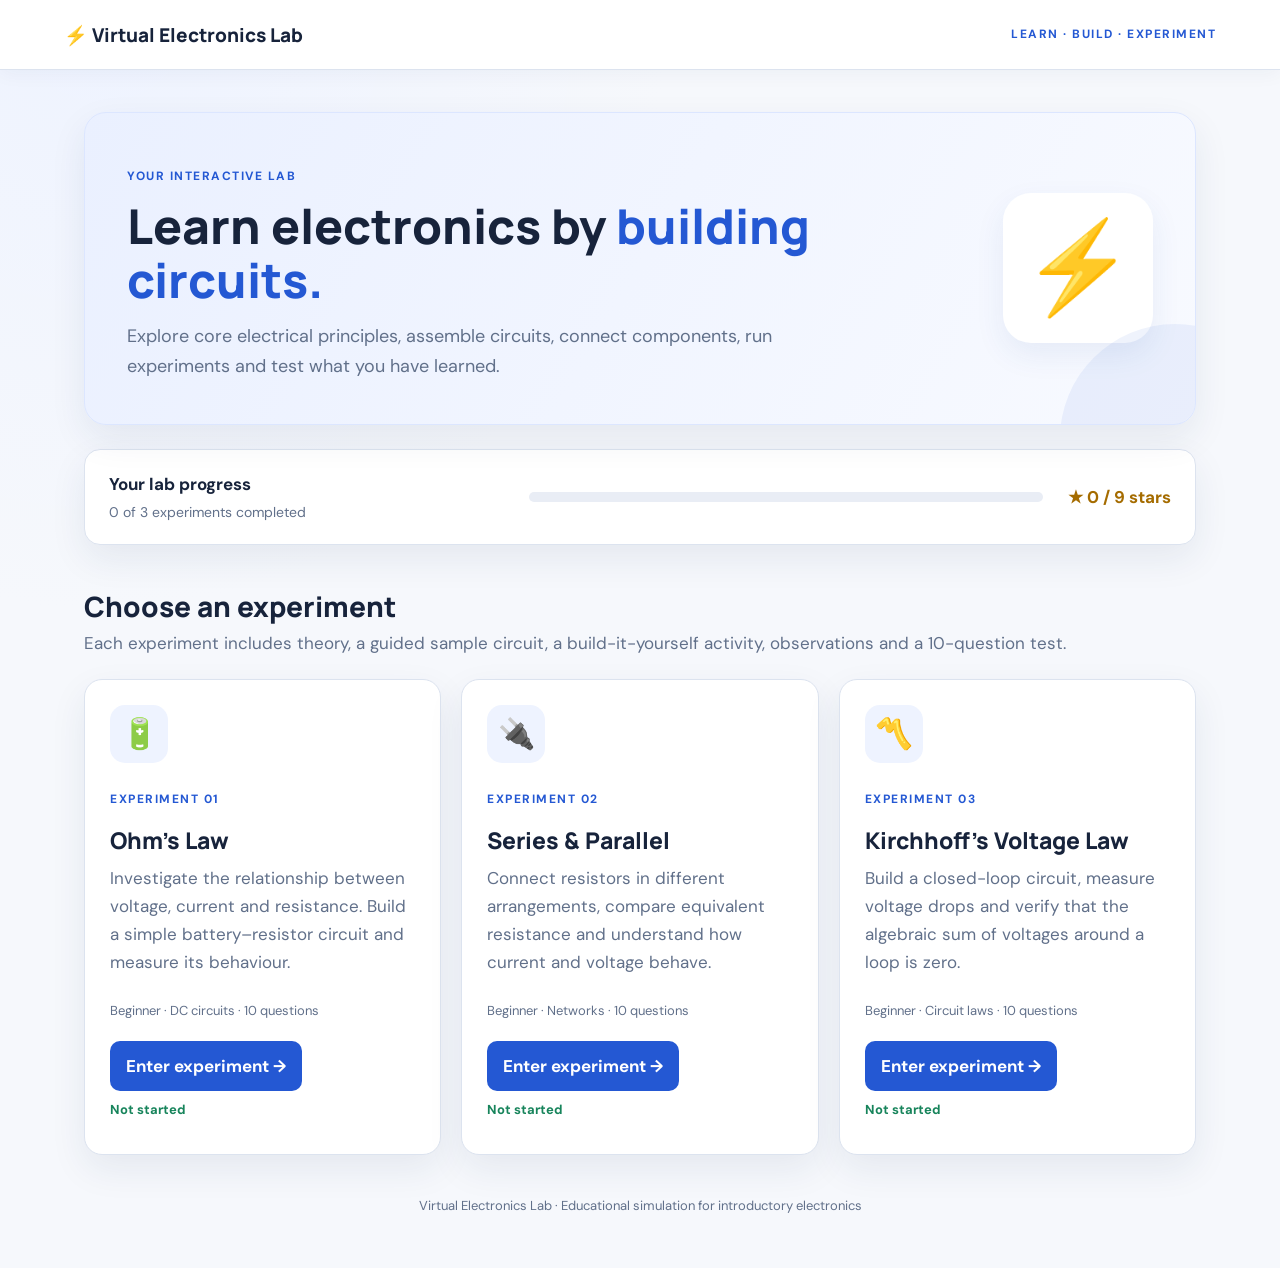
<file: index.html>
<!doctype html>
<html lang="en"><head><meta charset="utf-8"><meta name="viewport" content="width=device-width,initial-scale=1">
<title>Virtual Electronics Lab</title><link rel="stylesheet" href="style.css"></head>
<body><header class="top"><a class="brand" href="index.html">⚡ Virtual Electronics Lab</a><span class="tag">LEARN · BUILD · EXPERIMENT</span></header>
<main class="wrap">
<section class="hero"><div><p class="eyebrow">YOUR INTERACTIVE LAB</p><h1>Learn electronics by <span>building circuits.</span></h1><p class="lead">Explore core electrical principles, assemble circuits, connect components, run experiments and test what you have learned.</p></div><div class="hero-mark">⚡</div></section>
<section class="progress-panel"><div><b>Your lab progress</b><p id="progressText">0 of 3 experiments completed</p></div><div class="progress-track"><i id="progressBar"></i></div><div id="starTotal" class="star-total">☆ 0 / 9 stars</div></section>
<h2 class="section-title">Choose an experiment</h2><p class="section-sub">Each experiment includes theory, a guided sample circuit, a build-it-yourself activity, observations and a 10-question test.</p>
<div class="cards">
<article class="exp-card"><div class="card-icon">🔋</div><p class="eyebrow">EXPERIMENT 01</p><h3>Ohm’s Law</h3><p>Investigate the relationship between voltage, current and resistance. Build a simple battery–resistor circuit and measure its behaviour.</p><div class="meta">Beginner · DC circuits · 10 questions</div><a class="primary" href="experiment.html?id=ohm">Enter experiment →</a><div class="card-progress" id="ohmStatus">Not started</div></article>
<article class="exp-card"><div class="card-icon">🔌</div><p class="eyebrow">EXPERIMENT 02</p><h3>Series & Parallel</h3><p>Connect resistors in different arrangements, compare equivalent resistance and understand how current and voltage behave.</p><div class="meta">Beginner · Networks · 10 questions</div><a class="primary" href="experiment.html?id=series">Enter experiment →</a><div class="card-progress" id="seriesStatus">Not started</div></article>
<article class="exp-card"><div class="card-icon">〽️</div><p class="eyebrow">EXPERIMENT 03</p><h3>Kirchhoff’s Voltage Law</h3><p>Build a closed-loop circuit, measure voltage drops and verify that the algebraic sum of voltages around a loop is zero.</p><div class="meta">Beginner · Circuit laws · 10 questions</div><a class="primary" href="experiment.html?id=kvl">Enter experiment →</a><div class="card-progress" id="kvlStatus">Not started</div></article>
</div>
<footer>Virtual Electronics Lab · Educational simulation for introductory electronics</footer>
</main><script src="app.js"></script></body></html>
</file>
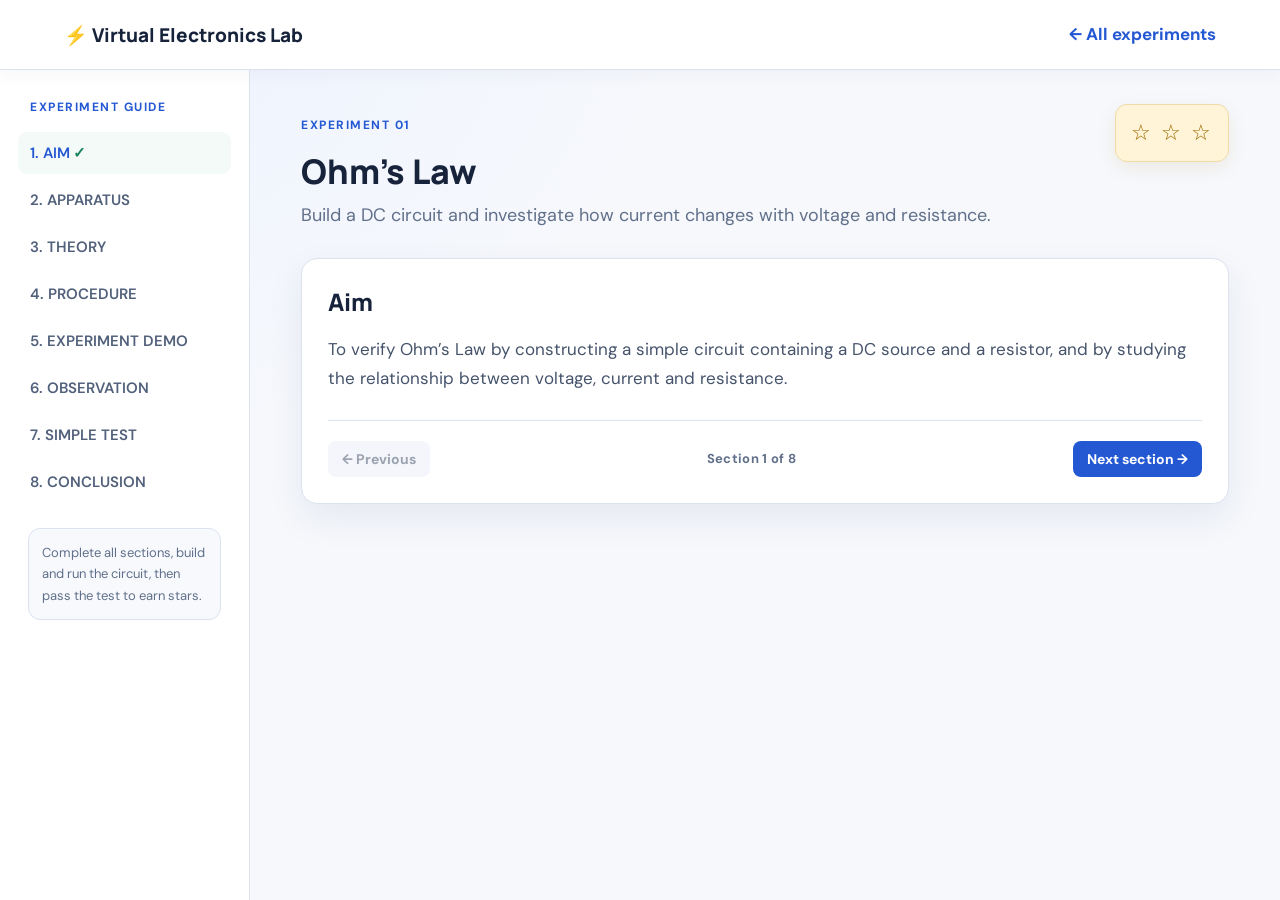
<file: experiment.html>
<!doctype html><html lang="en"><head><meta charset="utf-8"><meta name="viewport" content="width=device-width,initial-scale=1"><title>Experiment | Virtual Electronics Lab</title><link rel="stylesheet" href="style.css"></head>
<body><header class="top"><a class="brand" href="index.html">⚡ Virtual Electronics Lab</a><a class="back" href="index.html">← All experiments</a></header>
<main class="workspace"><aside class="sidebar"><div class="side-title">EXPERIMENT GUIDE</div><nav id="nav"></nav><div class="side-note">Complete all sections, build and run the circuit, then pass the test to earn stars.</div></aside>
<section class="main-panel"><div class="exp-heading"><div><p class="eyebrow" id="expNumber">EXPERIMENT</p><h1 id="expTitle">Loading…</h1><p id="expIntro" class="lead"></p></div><div class="earned" id="earned">☆ ☆ ☆</div></div><div id="content"></div></section></main>
<script src="experiments.js"></script><script src="app.js"></script></body></html>
</file>
<file: style.css>
@import url('https://fonts.googleapis.com/css2?family=DM+Sans:wght@400;500;600;700&family=Manrope:wght@500;600;700;800&display=swap');
:root{--ink:#17233b;--muted:#61708a;--blue:#2458d3;--pale:#eef3ff;--line:#dce3ef;--bg:#f6f8fc;--green:#17845b}
*{box-sizing:border-box}body{margin:0;background:var(--bg);color:var(--ink);font:17px/1.65 'DM Sans',sans-serif}.top{height:70px;background:#fff;border-bottom:1px solid var(--line);display:flex;align-items:center;justify-content:space-between;padding:0 max(5vw,22px);position:sticky;top:0;z-index:10}.brand{font:800 19px Manrope,sans-serif;color:var(--ink);text-decoration:none}.tag,.eyebrow,.side-title{font-size:12px;letter-spacing:1.5px;font-weight:700;color:var(--blue)}.wrap{max-width:1160px;margin:auto;padding:42px 24px}.hero{background:linear-gradient(120deg,#eaf0ff,#f8faff);border:1px solid #dce6ff;border-radius:22px;padding:42px;display:flex;justify-content:space-between;align-items:center;gap:25px}.hero h1{font:800 clamp(34px,4vw,48px)/1.12 Manrope;margin:8px 0 16px;max-width:690px}.hero h1 span{color:var(--blue)}.lead{color:var(--muted);font-size:18px;max-width:720px;margin:0}.hero-mark{font-size:90px;background:white;border-radius:28px;width:150px;height:150px;display:grid;place-items:center;box-shadow:0 12px 30px #274b9914}.progress-panel{background:white;border:1px solid var(--line);border-radius:16px;padding:20px 24px;margin:24px 0 42px;display:grid;grid-template-columns:1fr 1.3fr auto;align-items:center;gap:25px}.progress-panel p{margin:3px 0 0;color:var(--muted);font-size:14px}.progress-track{height:10px;border-radius:10px;background:#e9edf5;overflow:hidden}.progress-track i{display:block;height:100%;width:0;background:var(--blue);transition:width .3s}.star-total{font-weight:700;color:#a56c00;white-space:nowrap}.section-title{font:800 28px Manrope;margin:0}.section-sub{color:var(--muted);margin:4px 0 22px}.cards{display:grid;grid-template-columns:repeat(3,1fr);gap:20px}.exp-card{background:#fff;border:1px solid var(--line);border-radius:18px;padding:25px;box-shadow:0 8px 25px #1c376508;display:flex;flex-direction:column;align-items:flex-start}.card-icon{font-size:30px;background:var(--pale);width:58px;height:58px;border-radius:15px;display:grid;place-items:center;margin-bottom:15px}.exp-card h3{font:800 23px Manrope;margin:2px 0 8px}.exp-card p:not(.eyebrow){color:var(--muted);margin:0 0 16px}.meta,.card-progress{font-size:13px;color:var(--muted);margin-top:auto;padding:8px 0}.primary{background:var(--blue);color:white;text-decoration:none;padding:11px 16px;border-radius:10px;font-weight:700;margin-top:12px}.card-progress{font-weight:700;color:var(--green)}footer{color:var(--muted);font-size:13px;text-align:center;padding:40px 0 10px}
.workspace{max-width:1500px;margin:auto;display:grid;grid-template-columns:250px 1fr;min-height:calc(100vh - 70px)}.sidebar{background:#fff;border-right:1px solid var(--line);padding:28px 18px;position:sticky;top:70px;height:calc(100vh - 70px);overflow:auto}.side-title{padding:0 12px 14px}.sidebar nav{display:grid;gap:5px}.nav-item{border:0;background:transparent;text-align:left;padding:11px 12px;border-radius:9px;color:#52617b;font:600 15px 'DM Sans';cursor:pointer}.nav-item.active{background:var(--pale);color:var(--blue)}.side-note{margin:25px 10px;background:#f7f9fd;border:1px solid var(--line);border-radius:12px;padding:13px;font-size:13px;color:var(--muted)}.main-panel{padding:34px clamp(22px,4vw,58px);max-width:1250px;width:100%}.back{color:var(--blue);text-decoration:none;font-weight:700}.exp-heading{display:flex;justify-content:space-between;gap:20px;align-items:flex-start;margin-bottom:28px}.exp-heading h1{font:800 34px Manrope;margin:3px 0 7px}.earned{background:#fff4d8;color:#9a6900;border:1px solid #f0dba8;border-radius:12px;padding:10px 15px;font-size:22px;white-space:nowrap}.section-card{background:#fff;border:1px solid var(--line);border-radius:16px;padding:26px;margin-bottom:20px}.section-card h2{font:800 24px Manrope;margin:0 0 13px}.section-card h3{font:700 18px Manrope;margin:20px 0 7px}.section-card p{color:#45536b}.section-card li{margin:6px 0;color:#45536b}.fact{background:#f1f5ff;border-left:4px solid var(--blue);padding:14px 17px;border-radius:8px;margin:16px 0}.sample-layout{display:grid;grid-template-columns:1fr 1fr;gap:20px;align-items:center}.sample-svg{width:100%;max-width:520px;background:#fbfcff;border:1px solid var(--line);border-radius:12px}.caption{font-size:13px;color:var(--muted)}.builder{border:1px solid var(--line);border-radius:14px;overflow:hidden;background:#fbfcff}.builder-toolbar{padding:13px 16px;background:#f0f4fc;border-bottom:1px solid var(--line);display:flex;justify-content:space-between;gap:12px;flex-wrap:wrap;align-items:center}.toolbox{display:flex;gap:8px;flex-wrap:wrap}.tool{border:1px solid #ccd6e7;background:white;padding:8px 12px;border-radius:8px;cursor:grab;font:600 14px 'DM Sans'}.tool:active{cursor:grabbing}.action{border:0;background:var(--blue);color:#fff;border-radius:8px;padding:9px 14px;font:700 14px 'DM Sans';cursor:pointer}.action.secondary{background:#e8edf7;color:#243653}.board-wrap{padding:15px;overflow:auto}.board{position:relative;min-width:600px;height:350px;border:1px solid #d4deec;border-radius:10px;background-color:#fff;background-image:radial-gradient(#d8e0ed 1px,transparent 1px);background-size:20px 20px;overflow:hidden;touch-action:none}.board svg{position:absolute;inset:0;width:100%;height:100%;pointer-events:none;z-index:1}.part{position:absolute;z-index:2;min-width:95px;padding:13px 10px 18px;text-align:center;background:#fff;border:2px solid #526987;border-radius:9px;box-shadow:0 4px 10px #20365b18;cursor:move;user-select:none;font-weight:700}.part.battery{border-color:#d39a22}.part.resistor{border-color:#b16b35}.part.switch{border-color:#5c8d79}.part .term{position:absolute;width:13px;height:13px;background:#fff;border:3px solid var(--blue);border-radius:50%;bottom:-8px;cursor:crosshair;z-index:4}.part .left{left:10px}.part .right{right:10px}.part small{display:block;color:var(--muted);font-size:11px;font-weight:500}.builder-help{font-size:13px;color:var(--muted);padding:0 16px 14px}.status{padding:12px 16px;background:#fff;border-top:1px solid var(--line);font-weight:600;color:#43536d}.status.good{color:var(--green)}.status.bad{color:#b34c3b}.controls{display:flex;gap:9px;flex-wrap:wrap}.field{display:grid;gap:5px;margin:10px 0}.field input,.field select{padding:10px 12px;border:1px solid #cbd5e4;border-radius:8px;font:16px 'DM Sans';max-width:220px}.result{font-weight:700;color:var(--green);margin-top:10px}.obs-table{width:100%;border-collapse:collapse;margin:14px 0}.obs-table th,.obs-table td{border:1px solid var(--line);padding:10px;text-align:left}.obs-table th{background:#f1f5fb}.question{padding:17px 0;border-bottom:1px solid var(--line)}.question:last-child{border:0}.question p{font-weight:700;color:var(--ink);margin:0 0 9px}.option{display:block;margin:7px 0;color:#46546c}.option input{margin-right:8px}.certificate{border:5px double #c59b45;padding:30px;text-align:center;background:#fffdf6;border-radius:12px}.certificate h2{font:800 30px Manrope;color:#6d5018}.certificate .cert-stars{font-size:30px;color:#bb8720}.small{font-size:13px;color:var(--muted)}@media(max-width:900px){.cards{grid-template-columns:1fr}.workspace{grid-template-columns:1fr}.sidebar{position:relative;top:0;height:auto;border-right:0;border-bottom:1px solid var(--line)}.sidebar nav{grid-template-columns:repeat(2,1fr)}.side-note{display:none}.sample-layout{grid-template-columns:1fr}.progress-panel{grid-template-columns:1fr}.hero-mark{display:none}}@media(max-width:560px){body{font-size:16px}.top{padding:0 16px}.tag{display:none}.wrap{padding:24px 16px}.hero{padding:26px}.exp-heading{display:block}.earned{display:inline-block;margin-top:12px}.main-panel{padding:24px 15px}.section-card{padding:19px}.sidebar nav{grid-template-columns:1fr 1fr}}

/* More recognizable draggable electronic components */
.part{height:88px;min-width:100px;padding:7px 9px 17px;display:flex;flex-direction:column;align-items:center;justify-content:flex-start;gap:1px}
.part-art{height:35px;width:88px;display:flex;align-items:center;justify-content:center;gap:5px;margin-bottom:1px}
.part-art svg{width:88px;height:28px;overflow:visible}
.part>b{font-size:12px;line-height:15px}
.part small{font-size:11px;line-height:14px}
.part .term{bottom:-7px}
.battery-cell{display:block;width:13px;border:2px solid #b98725;border-radius:2px;background:linear-gradient(90deg,#fff4c9,#e6b94e)}
.battery-cell.long{height:30px}
.battery-cell.short{height:19px}
.part.battery .part-art{align-items:center}
.part.battery{background:linear-gradient(180deg,#fffdf5,#fff8e6)}
.part.resistor{background:linear-gradient(180deg,#fffdfa,#fff4e9)}
.part.switch{background:linear-gradient(180deg,#fbfffc,#eff8f2)}

/* Visual polish + achievement celebration */
:root{--gold:#d59b22;--shadow-soft:0 14px 36px rgba(25,48,86,.08)}
body{background:radial-gradient(ellipse at 8% 0%,#eef3ff 0,transparent 34%),var(--bg)}
.top{box-shadow:0 4px 18px rgba(20,45,90,.045)}
.brand{transition:transform .2s}.brand:hover{transform:translateY(-1px)}
.hero,.progress-panel,.exp-card,.section-card{box-shadow:var(--shadow-soft)}
.hero{position:relative;overflow:hidden}.hero:after{content:"";position:absolute;width:230px;height:230px;border-radius:50%;right:-95px;bottom:-130px;background:rgba(36,88,211,.07)}
.exp-card{transition:transform .22s,box-shadow .22s,border-color .22s}.exp-card:hover{transform:translateY(-4px);box-shadow:0 20px 42px rgba(25,48,86,.12);border-color:#c7d6f6}
.primary,.action,.tool,.nav-item{transition:transform .15s,filter .15s,background .15s}.primary:hover,.action:hover{filter:brightness(1.07);transform:translateY(-1px)}
.nav-item.visited:after{content:" ✓";color:var(--green);font-weight:800}.nav-item.visited{background:#f4faf7}
.earned{box-shadow:0 6px 18px rgba(185,135,32,.12);letter-spacing:2px;animation:starPulse 2.5s ease-in-out infinite}
@keyframes starPulse{50%{box-shadow:0 6px 24px rgba(185,135,32,.22)}}
.star-toast{position:fixed;right:24px;top:90px;z-index:9999;display:flex;align-items:center;gap:14px;padding:16px 20px;border-radius:16px;background:linear-gradient(135deg,#fff9e7,#fff);border:1px solid #f0d99c;box-shadow:0 18px 55px rgba(45,35,10,.18);opacity:0;transform:translateY(-18px) scale(.96);pointer-events:none;transition:opacity .28s,transform .28s;max-width:min(380px,calc(100vw - 32px))}
.star-toast.show{opacity:1;transform:translateY(0) scale(1)}.star-toast strong{display:block;color:#77520b}.star-toast small{display:block;color:#685b3c;margin-top:3px}.toast-star{font-size:36px;color:#d8a42d;text-shadow:0 2px 10px #eacb76;animation:starBurst .7s ease-out}.star-toast.show .toast-star{animation:starBurst .7s ease-out}
@keyframes starBurst{0%{transform:scale(.2) rotate(-30deg)}65%{transform:scale(1.35) rotate(12deg)}100%{transform:scale(1) rotate(0)}}
.certificate{box-shadow:0 14px 40px rgba(130,94,22,.12)}.certificate .cert-stars{letter-spacing:8px;text-shadow:0 3px 15px rgba(187,135,32,.22)}
@media(prefers-reduced-motion:reduce){*,*:before,*:after{animation:none!important;transition:none!important}}

/* Guided section navigation */
.section-navigation{display:flex;align-items:center;justify-content:space-between;gap:14px;margin-top:28px;padding-top:20px;border-top:1px solid var(--line)}
.section-counter{font-size:13px;color:var(--muted);font-weight:700;letter-spacing:.3px}
.section-navigation button:disabled{opacity:.45;cursor:not-allowed}
</file>
